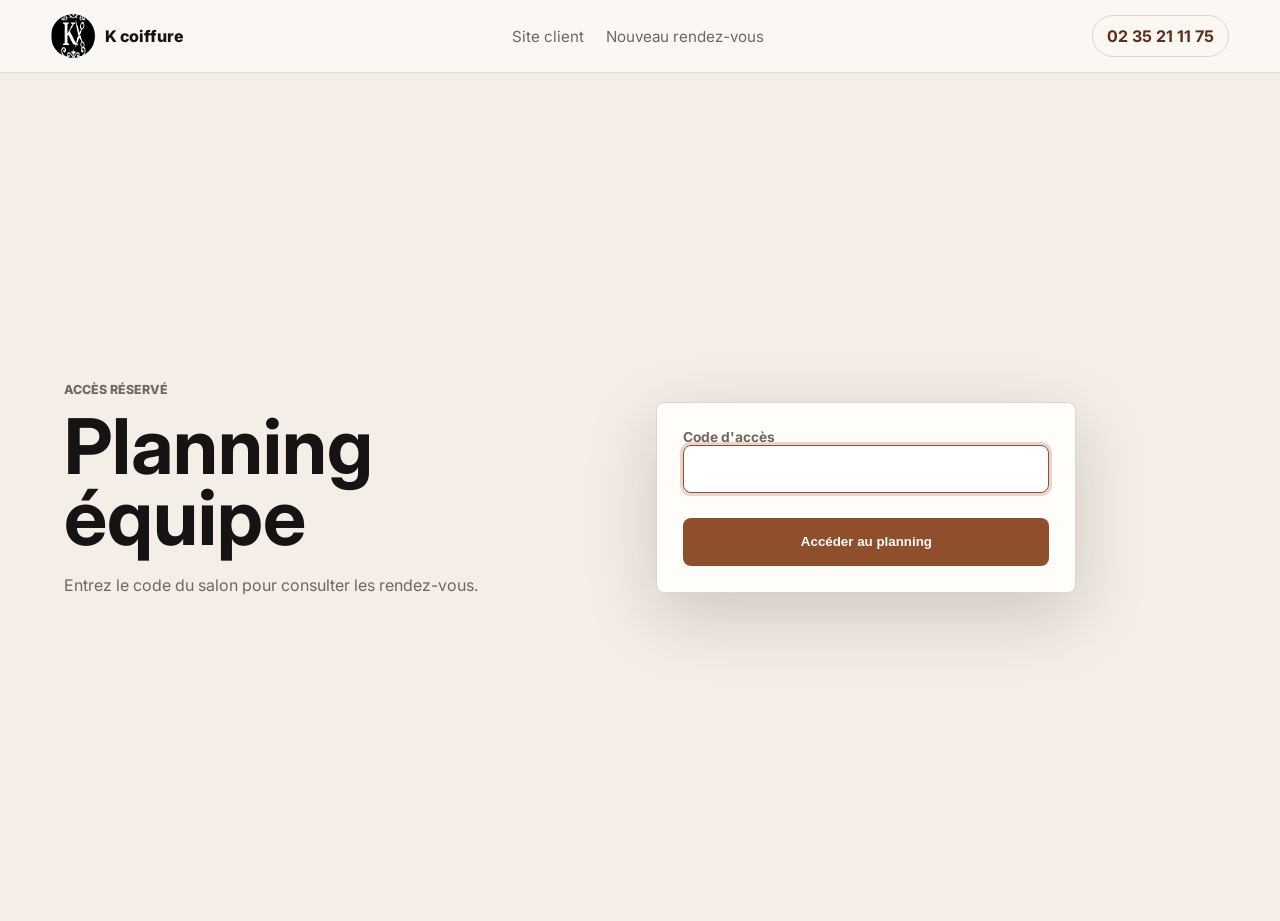
<file: equipe.html>
<!doctype html>
<html lang="fr">
  <head>
    <meta charset="utf-8" />
    <meta name="viewport" content="width=device-width, initial-scale=1" />
    <title>Planning équipe | K coiffure</title>
    <meta name="description" content="Planning interne des rendez-vous de K coiffure." />
    <link rel="preconnect" href="https://fonts.googleapis.com" />
    <link rel="preconnect" href="https://fonts.gstatic.com" crossorigin />
    <link
      href="https://fonts.googleapis.com/css2?family=Inter:wght@400;500;600;700;800&display=swap"
      rel="stylesheet"
    />
    <link rel="stylesheet" href="styles.css" />
  </head>
  <body class="team-page">
    <header class="topbar" aria-label="Navigation équipe">
      <a class="brand" href="index.html">
        <img class="brand-logo" src="assets/logo-k-coiffure.png" alt="" />
        <span>K coiffure</span>
      </a>
      <nav>
        <a href="index.html">Site client</a>
        <a href="index.html#reservation">Nouveau rendez-vous</a>
      </nav>
      <a class="call-link" href="tel:+33235211175">02 35 21 11 75</a>
    </header>

    <main class="team-shell locked" id="teamShell">
      <section class="team-login" id="teamLogin">
        <div>
          <p class="eyebrow">Accès réservé</p>
          <h1>Planning équipe</h1>
          <p>Entrez le code du salon pour consulter les rendez-vous.</p>
        </div>
        <form class="team-login-form" id="teamLoginForm">
          <label>
            Code d'accès
            <input id="teamAccessCode" type="password" autocomplete="current-password" required />
          </label>
          <button class="button primary full" type="submit">Accéder au planning</button>
        </form>
      </section>

      <section class="team-header" id="teamPlanning">
        <div>
          <p class="eyebrow">Espace équipe</p>
          <h1>Planning des rendez-vous</h1>
          <p>
            Les rendez-vous pris sur le site client apparaissent ici par coiffeur,
            date et heure.
          </p>
        </div>
        <div class="team-actions">
          <label>
            Coiffeur
            <select id="teamStylist"></select>
          </label>
          <label>
            Date
            <input id="teamDate" type="date" />
          </label>
          <button class="button secondary-dark" id="clearDay" type="button">Vider la journée</button>
          <button class="button secondary-dark" id="logoutTeam" type="button">Déconnexion</button>
        </div>
      </section>

      <section class="agenda-layout">
        <aside class="day-card">
          <span id="appointmentCount">0 rendez-vous</span>
          <strong id="selectedDayLabel">Aujourd'hui</strong>
          <p id="selectedStylistLabel">Tous les coiffeurs</p>
        </aside>
        <div class="agenda-list" id="agendaList" aria-live="polite"></div>
      </section>
    </main>

    <div class="toast" id="toast" role="status" aria-live="polite"></div>
    <script src="equipe.js"></script>
  </body>
</html>
</file>
<file: styles.css>
:root {
  --ink: #151313;
  --muted: #6f6760;
  --line: #ded5ca;
  --paper: #fbf8f3;
  --soft: #eee5d9;
  --accent: #8f4e2c;
  --accent-dark: #5f2e1a;
  --green: #31483b;
  --white: #fffdf9;
  --shadow: 0 22px 70px rgba(30, 22, 16, 0.18);
}

* {
  box-sizing: border-box;
}

html {
  scroll-behavior: smooth;
}

body {
  margin: 0;
  font-family: Inter, Arial, sans-serif;
  color: var(--ink);
  background: var(--paper);
}

a {
  color: inherit;
}

.topbar {
  position: sticky;
  top: 0;
  z-index: 20;
  display: flex;
  align-items: center;
  justify-content: space-between;
  gap: 22px;
  min-height: 72px;
  padding: 14px clamp(18px, 4vw, 56px);
  background: rgba(251, 248, 243, 0.92);
  border-bottom: 1px solid rgba(222, 213, 202, 0.75);
  backdrop-filter: blur(16px);
}

.brand,
nav,
.hero-actions,
.form-row,
.header-actions {
  display: flex;
  align-items: center;
}

.brand {
  gap: 10px;
  font-weight: 800;
  text-decoration: none;
  white-space: nowrap;
}

.brand-mark,
.brand-logo {
  display: grid;
  place-items: center;
  width: 40px;
  height: 40px;
  border-radius: 50%;
}

.brand-mark {
  color: var(--white);
  background: var(--green);
  font-size: 0.85rem;
}

.brand-logo {
  display: block;
  flex: 0 0 44px;
  width: 44px;
  height: 44px;
  min-width: 44px;
  max-width: 44px;
  min-height: 44px;
  max-height: 44px;
  border-radius: 50%;
  object-fit: cover;
  background: #000;
}

nav {
  gap: 22px;
  color: var(--muted);
  font-size: 0.95rem;
}

nav a,
.call-link,
.team-link {
  text-decoration: none;
}

.header-actions {
  gap: 12px;
}

.team-link {
  padding: 10px 14px;
  border: 1px solid transparent;
  border-radius: 999px;
  color: var(--muted);
  font-weight: 700;
  white-space: nowrap;
}

.call-link {
  padding: 10px 14px;
  border: 1px solid var(--line);
  border-radius: 999px;
  font-weight: 700;
  color: var(--accent-dark);
}

.hero {
  position: relative;
  min-height: min(780px, calc(100vh - 72px));
  display: grid;
  align-items: end;
  overflow: hidden;
}

.hero img {
  position: absolute;
  inset: 0;
  width: 100%;
  height: 100%;
  object-fit: cover;
}

.hero::after {
  content: "";
  position: absolute;
  inset: 0;
  background:
    linear-gradient(90deg, rgba(16, 13, 11, 0.78), rgba(16, 13, 11, 0.34) 52%, rgba(16, 13, 11, 0.18)),
    linear-gradient(0deg, rgba(16, 13, 11, 0.38), transparent 48%);
}

.hero-overlay {
  position: relative;
  z-index: 1;
  max-width: 760px;
  padding: clamp(44px, 8vw, 96px) clamp(20px, 6vw, 72px);
  color: var(--white);
}

.rating,
.eyebrow {
  margin: 0 0 12px;
  color: #f0c56e;
  font-weight: 800;
  text-transform: uppercase;
  letter-spacing: 0;
  font-size: 0.78rem;
}

h1,
h2,
h3,
p {
  margin-top: 0;
}

h1 {
  margin-bottom: 18px;
  font-size: clamp(3.2rem, 8vw, 7.5rem);
  line-height: 0.92;
  letter-spacing: 0;
}

h2 {
  margin-bottom: 18px;
  font-size: clamp(2rem, 4vw, 4rem);
  line-height: 1;
  letter-spacing: 0;
}

h3 {
  margin-bottom: 18px;
}

.hero p:not(.rating),
.section p,
.booking-intro p {
  color: inherit;
  line-height: 1.7;
  font-size: 1.05rem;
}

.hero p:not(.rating) {
  max-width: 620px;
  color: rgba(255, 253, 249, 0.88);
}

.hero-actions {
  gap: 12px;
  flex-wrap: wrap;
  margin-top: 28px;
}

.button {
  display: inline-flex;
  align-items: center;
  justify-content: center;
  min-height: 48px;
  padding: 13px 18px;
  border: 0;
  border-radius: 8px;
  font-weight: 800;
  text-decoration: none;
  cursor: pointer;
}

.button.primary {
  color: var(--white);
  background: var(--accent);
}

.button.secondary {
  color: var(--white);
  background: rgba(255, 255, 255, 0.16);
  border: 1px solid rgba(255, 255, 255, 0.35);
}

.button.secondary-dark {
  color: var(--accent-dark);
  background: var(--white);
  border: 1px solid var(--line);
}

.button.full {
  width: 100%;
}

.info-strip {
  display: grid;
  grid-template-columns: repeat(3, 1fr);
  gap: 1px;
  background: var(--line);
}

.info-strip div {
  padding: 24px clamp(18px, 4vw, 44px);
  background: var(--white);
}

.info-strip span,
label {
  display: block;
  margin-bottom: 7px;
  color: var(--muted);
  font-size: 0.86rem;
  font-weight: 700;
}

.info-strip strong {
  display: block;
  line-height: 1.45;
}

.section,
.booking-section {
  padding: clamp(58px, 8vw, 110px) clamp(20px, 6vw, 72px);
}

.two-column {
  display: grid;
  grid-template-columns: minmax(0, 0.9fr) minmax(280px, 0.75fr);
  gap: clamp(28px, 6vw, 82px);
  align-items: center;
}

.eyebrow {
  color: var(--accent);
}

.feature-photo {
  width: 100%;
  aspect-ratio: 4 / 3;
  object-fit: cover;
  border-radius: 8px;
  box-shadow: var(--shadow);
}

.section-heading {
  max-width: 760px;
  margin-bottom: 34px;
}

.service-grid,
.staff-grid {
  display: grid;
  grid-template-columns: repeat(3, 1fr);
  gap: 18px;
}

.service-card,
.staff-card {
  min-height: 190px;
  padding: 22px;
  border: 1px solid var(--line);
  border-radius: 8px;
  background: var(--white);
}

.service-card {
  display: grid;
  align-content: space-between;
}

.service-card h3,
.staff-card h3 {
  margin-bottom: 10px;
  font-size: 1.25rem;
}

.service-card p,
.staff-card p {
  color: var(--muted);
}

.price-row {
  display: flex;
  align-items: center;
  justify-content: space-between;
  gap: 12px;
  margin-top: 18px;
  font-weight: 800;
}

.muted {
  background: var(--soft);
}

.staff-photo {
  display: block;
  width: 54px;
  height: 54px;
  margin-bottom: 20px;
  border-radius: 50%;
  object-fit: cover;
  object-position: center;
  border: 2px solid var(--soft);
}

.booking-section {
  display: grid;
  grid-template-columns: minmax(260px, 0.72fr) minmax(300px, 1fr);
  gap: clamp(28px, 7vw, 90px);
  align-items: start;
  background: var(--green);
  color: var(--white);
}

.booking-intro {
  position: sticky;
  top: 110px;
}

.booking-intro .eyebrow {
  color: #f0c56e;
}

.booking-form {
  display: grid;
  gap: 18px;
  padding: clamp(20px, 4vw, 34px);
  border-radius: 8px;
  background: var(--white);
  color: var(--ink);
  box-shadow: var(--shadow);
}

.form-row {
  gap: 16px;
}

.form-row label {
  flex: 1;
}

input,
select,
textarea {
  width: 100%;
  min-height: 48px;
  padding: 12px 13px;
  border: 1px solid var(--line);
  border-radius: 8px;
  color: var(--ink);
  background: #fff;
  font: inherit;
}

textarea {
  resize: vertical;
}

input:focus,
select:focus,
textarea:focus {
  outline: 3px solid rgba(143, 78, 44, 0.22);
  border-color: var(--accent);
}

.booking-summary {
  min-height: 76px;
  padding: 16px;
  border: 1px solid var(--line);
  border-radius: 8px;
  color: var(--muted);
  background: #fbf8f3;
  line-height: 1.55;
}

.booking-note,
.privacy-note {
  margin: -4px 0 0;
  color: var(--muted);
  font-size: 0.92rem;
  line-height: 1.55;
}

.privacy-note {
  margin-top: -8px;
  font-size: 0.86rem;
}

.contact {
  display: grid;
  grid-template-columns: 1fr 1fr;
  gap: 36px;
}

.contact a {
  color: var(--accent-dark);
  font-weight: 800;
}

.hours {
  padding: 26px;
  border: 1px solid var(--line);
  border-radius: 8px;
  background: var(--white);
}

.hours p {
  display: flex;
  justify-content: space-between;
  gap: 20px;
  margin-bottom: 12px;
  color: var(--muted);
}

.hours strong {
  color: var(--ink);
}

.map-card {
  grid-column: 1 / -1;
  overflow: hidden;
  border: 1px solid var(--line);
  border-radius: 8px;
  background: var(--white);
}

.map-card iframe {
  display: block;
  width: 100%;
  height: 360px;
  border: 0;
}

.map-link {
  display: inline-flex;
  margin: 16px 18px 18px;
  font-weight: 800;
}

.toast {
  position: fixed;
  right: 18px;
  bottom: 18px;
  z-index: 40;
  max-width: min(420px, calc(100vw - 36px));
  padding: 16px 18px;
  border-radius: 8px;
  color: var(--white);
  background: var(--ink);
  box-shadow: var(--shadow);
  opacity: 0;
  transform: translateY(12px);
  pointer-events: none;
  transition: opacity 180ms ease, transform 180ms ease;
}

.toast.visible {
  opacity: 1;
  transform: translateY(0);
}

.team-page {
  background: #f4eee6;
}

.team-shell {
  min-height: calc(100vh - 72px);
  padding: clamp(30px, 5vw, 64px);
}

.team-shell.locked .team-header,
.team-shell.locked .agenda-layout {
  display: none;
}

.team-login {
  display: grid;
  grid-template-columns: minmax(280px, 0.8fr) minmax(280px, 420px);
  gap: 34px;
  align-items: center;
  min-height: calc(100vh - 180px);
}

.team-login[hidden] {
  display: none;
}

.team-login h1 {
  margin-bottom: 18px;
  font-size: clamp(2.7rem, 6vw, 5.6rem);
}

.team-login p {
  max-width: 560px;
  color: var(--muted);
  line-height: 1.7;
}

.team-login-form {
  display: grid;
  gap: 18px;
  padding: 26px;
  border: 1px solid var(--line);
  border-radius: 8px;
  background: var(--white);
  box-shadow: var(--shadow);
}

.team-header {
  display: grid;
  grid-template-columns: minmax(280px, 1fr) minmax(320px, 0.85fr);
  gap: 28px;
  align-items: end;
  margin-bottom: 28px;
}

.team-header h1 {
  margin-bottom: 16px;
  font-size: clamp(2.4rem, 5vw, 5.2rem);
}

.team-header p {
  max-width: 680px;
  color: var(--muted);
  line-height: 1.7;
}

.team-actions {
  display: grid;
  grid-template-columns: 1fr 1fr auto;
  gap: 12px;
  align-items: end;
  padding: 18px;
  border: 1px solid var(--line);
  border-radius: 8px;
  background: var(--white);
}

.agenda-layout {
  display: grid;
  grid-template-columns: 280px minmax(0, 1fr);
  gap: 20px;
}

.day-card {
  position: sticky;
  top: 92px;
  align-self: start;
  min-height: 220px;
  padding: 24px;
  border-radius: 8px;
  color: var(--white);
  background: var(--green);
}

.day-card span {
  display: block;
  margin-bottom: 18px;
  color: #f0c56e;
  font-weight: 800;
  text-transform: uppercase;
  font-size: 0.78rem;
}

.day-card strong {
  display: block;
  margin-bottom: 12px;
  font-size: 1.7rem;
  line-height: 1.1;
}

.day-card p {
  color: rgba(255, 253, 249, 0.76);
}

.agenda-list {
  display: grid;
  gap: 12px;
}

.appointment-card,
.empty-agenda {
  display: grid;
  grid-template-columns: 120px minmax(0, 1fr) auto;
  gap: 18px;
  align-items: center;
  padding: 18px;
  border: 1px solid var(--line);
  border-radius: 8px;
  background: var(--white);
}

.empty-agenda {
  grid-template-columns: 1fr;
  min-height: 220px;
  align-content: center;
}

.appointment-time {
  display: grid;
  gap: 4px;
  padding: 14px;
  border-radius: 8px;
  background: var(--soft);
}

.appointment-time strong {
  font-size: 1.5rem;
}

.appointment-time span,
.appointment-main p,
.appointment-meta span,
.empty-agenda p {
  color: var(--muted);
}

.appointment-main h2 {
  margin-bottom: 8px;
  font-size: 1.35rem;
  line-height: 1.2;
}

.appointment-main p {
  margin-bottom: 4px;
}

.appointment-note {
  padding-top: 6px;
  font-style: italic;
}

.appointment-meta {
  display: grid;
  gap: 12px;
  justify-items: end;
}

.appointment-meta span {
  font-weight: 800;
}

.appointment-meta button {
  min-height: 40px;
  padding: 9px 12px;
  border: 1px solid var(--line);
  border-radius: 8px;
  color: var(--accent-dark);
  background: var(--paper);
  font: inherit;
  font-weight: 800;
  cursor: pointer;
}

@media (max-width: 900px) {
  nav {
    display: none;
  }

  .info-strip,
  .two-column,
  .service-grid,
  .staff-grid,
  .booking-section,
  .contact,
  .team-header,
  .agenda-layout,
  .team-login {
    grid-template-columns: 1fr;
  }

  .booking-intro {
    position: static;
  }

  .team-actions {
    grid-template-columns: 1fr;
  }

  .day-card {
    position: static;
  }
}

@media (max-width: 620px) {
  .topbar {
    min-height: 66px;
  }

  .call-link {
    display: none;
  }

  .team-link {
    padding: 9px 10px;
    font-size: 0.9rem;
  }

  .hero {
    min-height: 690px;
  }

  .hero-overlay {
    padding-top: 72px;
  }

  .form-row {
    flex-direction: column;
    align-items: stretch;
  }

  .appointment-card {
    grid-template-columns: 1fr;
    align-items: stretch;
  }

  .appointment-meta {
    justify-items: stretch;
  }
}
</file>
